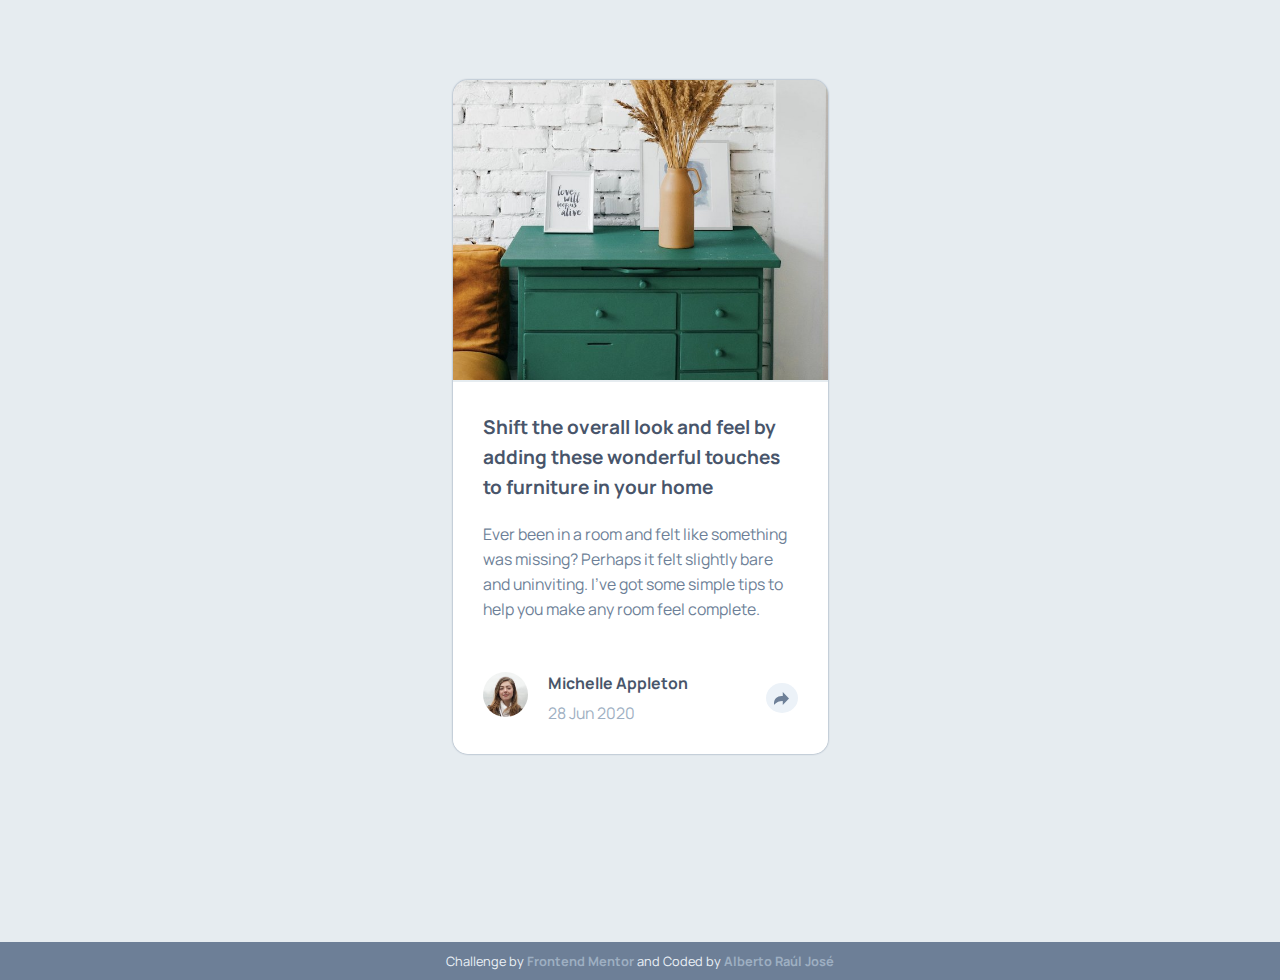
<file: article-preview-component/index.html>
<!DOCTYPE html>
<html lang="en">
<head>
  <meta charset="UTF-8">
  <meta name="viewport" content="width=device-width, initial-scale=1.0">

  <link rel="icon" type="image/png" sizes="32x32" href="./images/favicon-32x32.png">
  <link rel="stylesheet" href="style.css">

  <title>Frontend Mentor | Article preview component</title>

</head>
<body>
  <div id="container">
    
    <div id="drawers">
      <img src="images/drawers.jpg" alt="Drawers">
    </div>

    <main id="main-content">
      <h1>
        Shift the overall look and feel by adding these wonderful
        touches to furniture in your home
      </h1>

      <p>
        Ever been in a room and felt like something was missing? Perhaps
        it felt slightly bare and uninviting. I’ve got some simple tips
        to help you make any room feel complete.
      </p>
      
      <div class="card card-desktop">
        
        <div class="card-avatar">
          <img src="images/avatar-michelle.jpg" alt="Michelle Appleton">
          <div>
            <span class="card-avatar-name">Michelle Appleton</span>
            <span class="card-avatar-date">28 Jun 2020</span>
          </div>
        </div>

        <div class="card-share">
          <a href="#" class="card-share-toggler" id="card-share-toggler-desktop" onclick="toggle('share-menu-desktop', 'card-share-toggler-desktop')"></a>
          <div class="card-share-menu" id="share-menu-desktop">
            <strong class="card-share-text">Share</strong>
            <a href="#" class="card-share-facebook"></a>
            <a href="#" class="card-share-twitter"></a>
            <a href="#" class="card-share-pinterest"></a>
          </div>
        </div>

      </div>

      <div class="card card-mobile">
        
        <div class="card-avatar" id="card-avatar-mobile">
          <img src="images/avatar-michelle.jpg" alt="Michelle Appleton">
          <div>
            <span class="card-avatar-name">Michelle Appleton</span>
            <span class="card-avatar-date">28 Jun 2020</span>
          </div>
        </div>

        <div class="card-share">
          <a href="#" class="card-share-toggler" onclick="show('card-share-menu-mobile'); hide('card-avatar-mobile')"></a>
          <div class="card-share-menu" id="card-share-menu-mobile">
            <div>
              <strong class="card-share-text">Share</strong>
              <a href="#" class="card-share-facebook"></a>
              <a href="#" class="card-share-twitter"></a>
              <a href="#" class="card-share-pinterest"></a>
            </div>
            <a href="#" class="card-share-toggler-2" onclick="show('card-avatar-mobile'); hide('card-share-menu-mobile')"></a>
          </div>
        </div>

      </div>

    </main>
  </div>
  
  <footer id="main-footer">
    <p>Challenge by <a href="https://www.frontendmentor.io?ref=challenge" target="_blank" title="Ir para o desafio">Frontend Mentor</a> and Coded by <a href="https://github.com/albertorauljose" target="_blank" title="Ir para o meu GitHub">Alberto Raúl José</a></p>
  </footer>

  <script>
    function hide(id) {
      document.getElementById(id).style.display = 'none';
    }

    function show(id) {
      document.getElementById(id).style.display = 'flex';
    }

    function toggle(id, toggler) {
      var style = document.getElementById(id).style;
      var newDisplay = style.display === 'block' ? 'none' : 'block';
      var newBackgroundColor = style.display === 'block' ? '#ecf2f8' : '#9eafc2';
      
      style.display = newDisplay;
      document.getElementById(toggler).style.backgroundColor = newBackgroundColor;
    }
  </script>
</body>
</html>
</file>
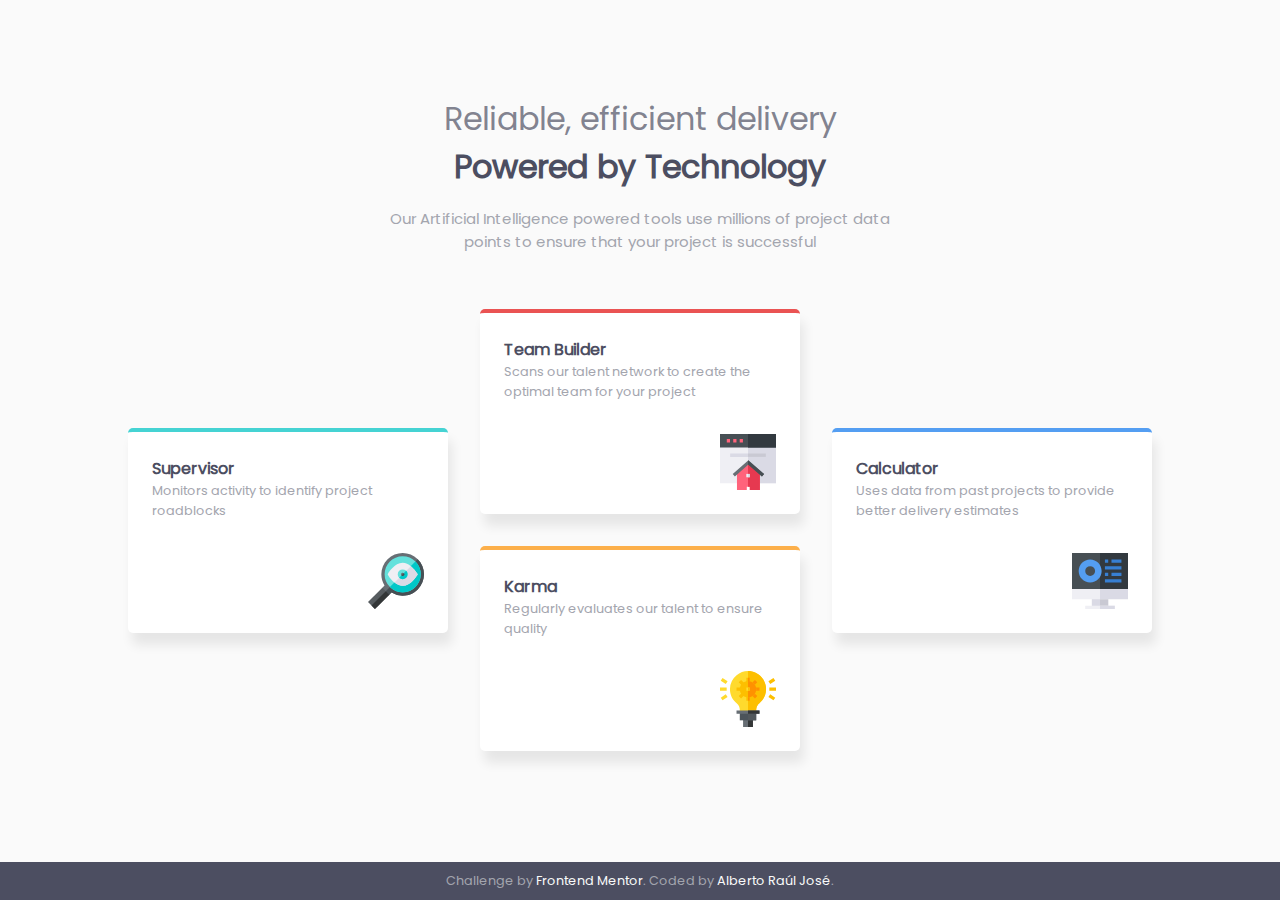
<file: four-card-feature-section/index.html>
<!DOCTYPE html>
<html lang="en">
<head>
  <meta charset="UTF-8">
  <meta name="viewport" content="width=device-width, initial-scale=1.0">

  <link rel="icon" type="image/png" sizes="32x32" href="./images/favicon-32x32.png">

  <link rel="stylesheet" href="style.css">
  
  <title>Frontend Mentor | Four card feature section</title>

</head>
<body>
  
  <div class="container">
    <main class="main">
      
      <div class="text-container">
        <h1>
          <span class="text-title-normal">Reliable, efficient delivery</span>
          <span class="text-title-bold">Powered by Technology</span>
        </h1>
        <p>
          Our Artificial Intelligence powered tools use millions of project data points
          to ensure that your project is successful
        </p>
      </div>
      
      <div class="card-container">
        
        <div class="card card-supervisor">
          <div class="card-body">
            <h2>Supervisor</h2>
            <p>Monitors activity to identify project roadblocks</p>
          </div>
          <div class="card-footer"></div>
        </div>
        
        <div class="double-card-container">
          <div class="card card-team-builder">
            <div class="card-body">
              <h2>Team Builder</h2>
              <p>Scans our talent network to create the optimal team for your project</p>
            </div>
            <div class="card-footer"></div>
          </div>
          
          <div class="card card-karma">
            <div class="card-body">
              <h2>Karma</h2>
              <p>Regularly evaluates our talent to ensure quality</p>
            </div>
            <div class="card-footer"></div>
          </div>
        </div>
        
        <div class="card card-carculator">
          <div class="card-body">
            <h2>Calculator</h2>
            <p>Uses data from past projects to provide better delivery estimates</p>
          </div>
          <div class="card-footer"></div>
        </div>
      </div>
    </main>
    
    <footer class="footer">
      <p>
        Challenge by <a href="https://www.frontendmentor.io?ref=challenge" target="_blank">Frontend Mentor</a>.
        Coded by <a href="https://www.github.com/albertorauljose">Alberto Raúl José</a>.
      </p>
    </footer>
  </div>
</body>
</html>
</file>
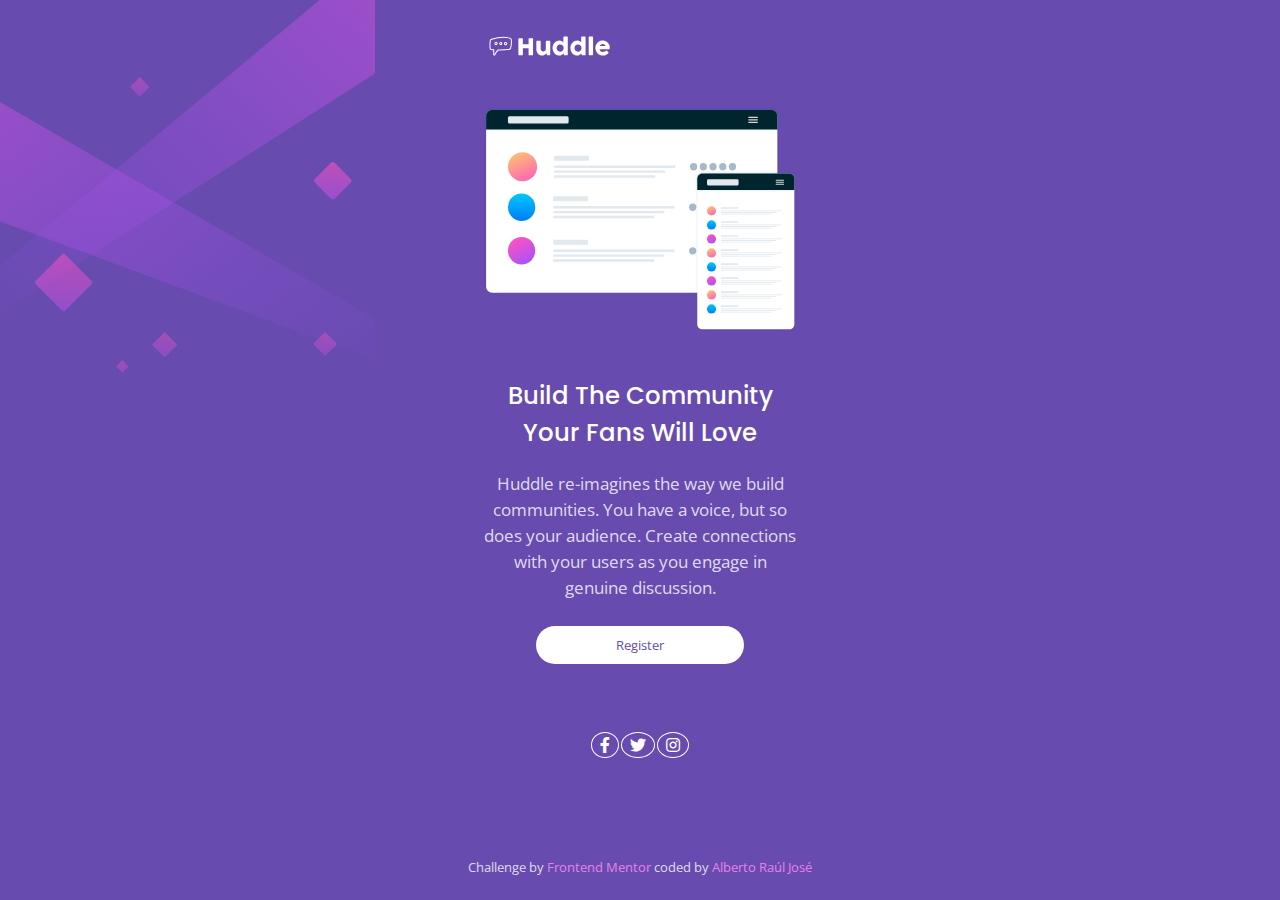
<file: huddle-landing-page-with-single-introductory-section/index.html>
<!DOCTYPE html>
<html lang="en">
  <head>
    <meta charset="UTF-8">
    <meta name="viewport" content="width=device-width, initial-scale=1.0">

    <link rel="icon" type="image/png" sizes="32x32" href="./images/favicon-32x32.png">

    <link rel="stylesheet" href="fontawesome-free-5.15.4-web/css/brands.css">

    <link rel="stylesheet" href="style.css">
    
    <title>Frontend Mentor | Huddle landing page with single introductory section</title>

  </head>
  <body>
    <div id="container">
      
      <header id="header">
        <img src="images/logo.svg" alt="Logo">
      </header>

      <main id="main">
      
        <div class="illustration-section">
            <img src="images/illustration-mockups.svg" alt="Illustration Mockups">
        </div>

        <div class="register-section">
          <h1>Build The Community Your Fans Will Love</h1>
          <p>
            Huddle re-imagines the way we build communities. You have a voice, but so does your audience.
            Create connections with your users as you engage in genuine discussion.
          </p>
          <a href="#">Register</a>
        </div>

        <div class="social-section">
          <a href="#"><i class="fab fa-facebook-f"></i>Facebook</a>
          <a href="#"><i class="fab fa-twitter"></i>Twitter</a>
          <a href="#"><i class="fab fa-instagram"></i>Instagram</a>
        </div>
      </main>
    </div>
    
    <footer id="footer">
      <p>
        Challenge by <a href="https://www.frontendmentor.io?ref=challenge" target="_blank">Frontend Mentor</a>
        coded by <a href="https://www.github.com/albertorauljose" target="_blank">Alberto Raúl José</a>
      </p>
    </footer>
  </body>
</html>
</file>
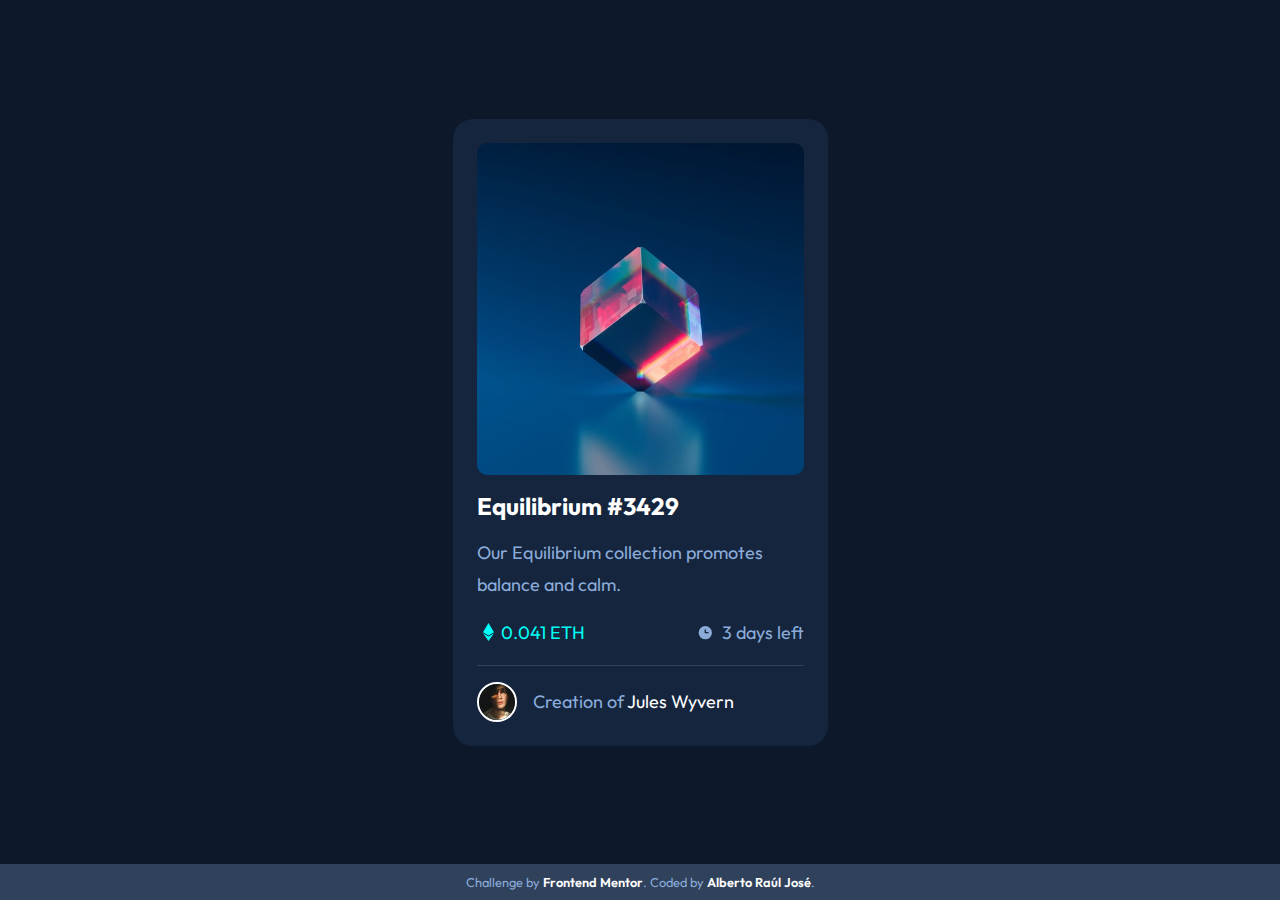
<file: nft-preview-card-component/index.html>
<!DOCTYPE html>
<html lang="en">
<head>
  <meta charset="UTF-8">
  <meta name="viewport" content="width=device-width, initial-scale=1.0">

  <link rel="icon" type="image/png" sizes="32x32" href="./images/favicon-32x32.png">

  <link rel="stylesheet" href="style.css">
  
  <title>Frontend Mentor | NFT preview card component</title>

</head>
<body>
  <div class="container">

    <main class="main">
      
      <div class="card">
        
        <div class="card-body">
          <a class="equilibrium-link" href="#"><img src="images/image-equilibrium.jpg" alt="Equilibrium image"></a>
          <h1><a href="#">Equilibrium #3429</a></h1>
          <p>Our Equilibrium collection promotes balance and calm.</p>
          <p>
            <span class="left"><i class="icon-ethereum"></i> 0.041 ETH</span>
            <span class="right"><i class="icon-clock"></i> 3 days left</span>
          </p>
        </div>

        <div class="card-footer">
          <img src="images/image-avatar.png" alt="Profile image of Jules Wyvern"> <p>Creation of <a href="#">Jules Wyvern</a></p>
        </div>

      </div>

    </main>

    <footer class="footer">
      <p>
        Challenge by <a href="https://www.frontendmentor.io?ref=challenge" target="_blank">Frontend Mentor</a>.
        Coded by <a href="https://www.github.com/albertorauljose" target="_blank">Alberto Raúl José</a>.
      </p>
    </footer>

  </div>
</body>
</html>
</file>
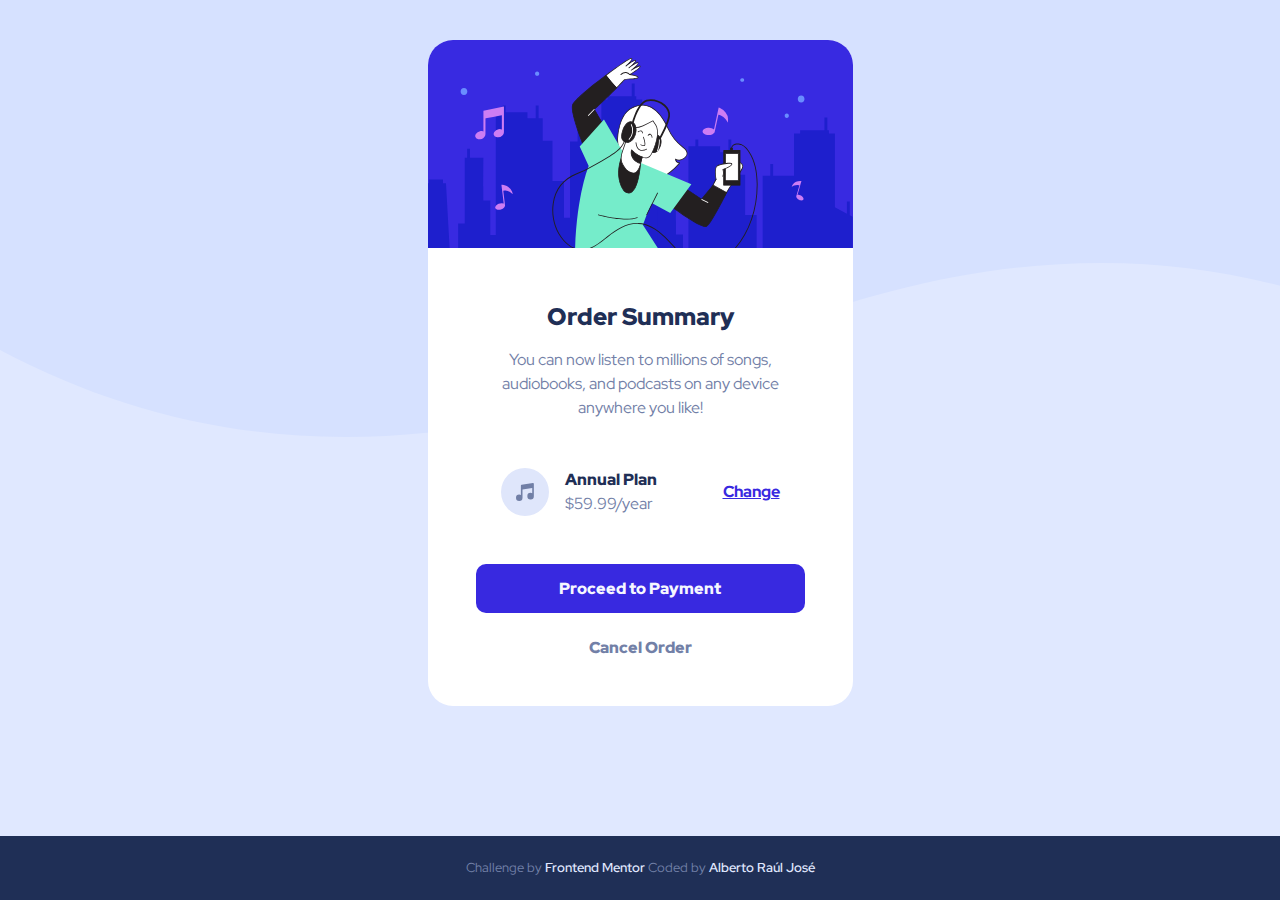
<file: order-summary-component/index.html>
<!DOCTYPE html>
<html lang="en">
<head>
  <meta charset="UTF-8">
  <meta name="viewport" content="width=device-width, initial-scale=1.0">

  <link rel="icon" type="image/png" sizes="32x32" href="./images/favicon-32x32.png">
  <link rel="stylesheet" href="style.css">
  
  <title>Frontend Mentor | Order summary card</title>
</head>
<body>
  <div class="container">

    <main class="content">
      
      <div class="card">
  
        <div class="card-header">
          <img src="images/illustration-hero.svg" alt="Illustration Hero">
        </div>

        <div class="card-body">
          <div class="card-text">
            <h1>Order Summary</h1>
            <p>
              You can now listen to millions of songs, audiobooks, and podcasts on any
              device anywhere you like!
            </p>
          </div>
          <div class="card-description">
            <div class="card-description-text">
              <img src="images/icon-music.svg" alt="Icon Music">
              <p>
                <strong>Annual Plan</strong>
                $59.99/year
              </p>
            </div>

            <a href="#">Change</a>
          </div>
        </div>

        <div class="card-footer">
          <a href="#" class="card-link-primary">Proceed to Payment</a>
          <a href="#" class="card-link-secondary">Cancel Order</a>
        </div>
      </div>

    </main>

    <footer class="footer">
      <p>
        Challenge by <a href="https://www.frontendmentor.io?ref=challenge" target="_blank">Frontend Mentor</a>
        Coded by <a href="https://www.github.com/albertorauljose" target="_blank">Alberto Raúl José</a>
      </p>
    </footer>

  </div>
</body>
</html>
</file>
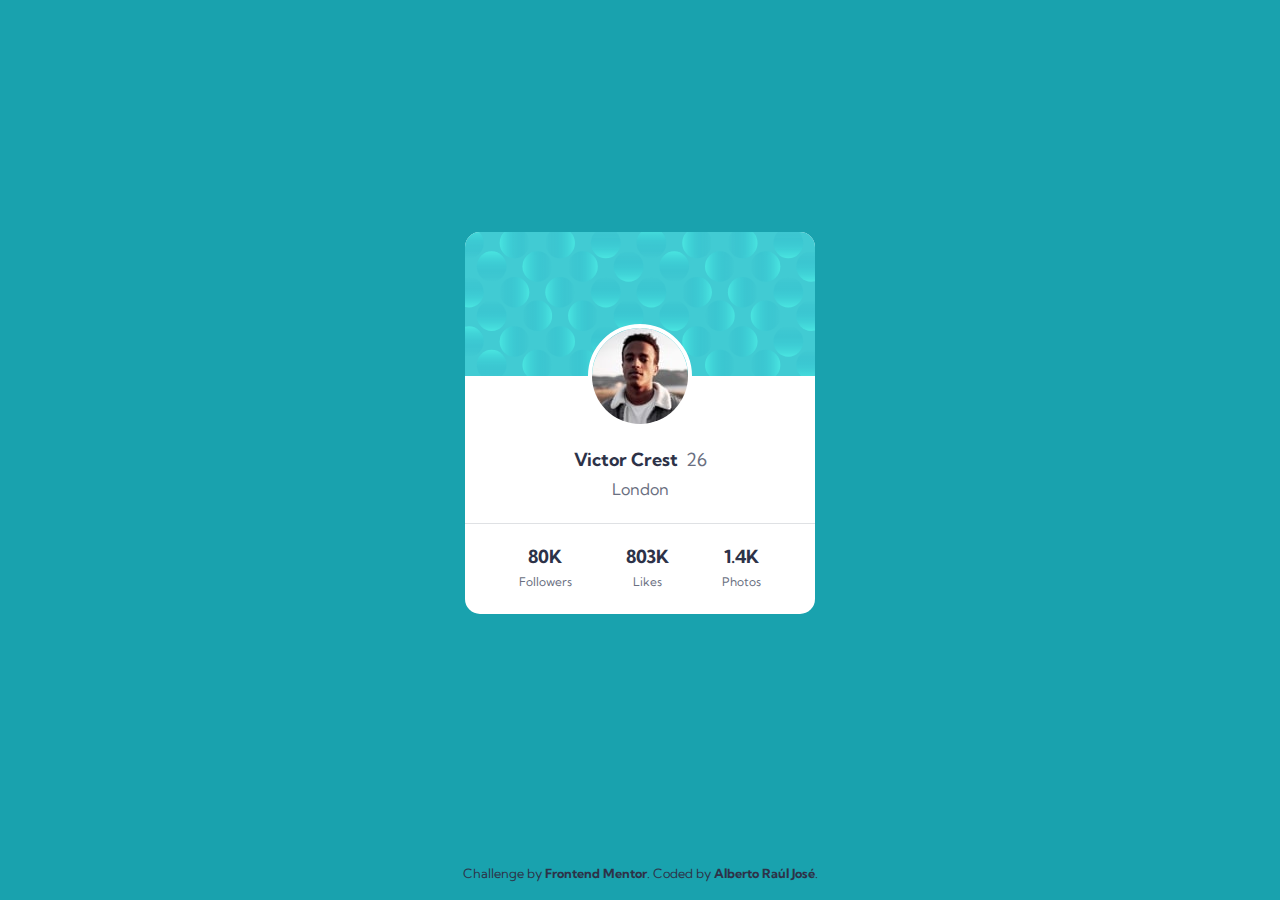
<file: profile-card-component/index.html>
<!DOCTYPE html>
<html lang="en">
<head>
  <meta charset="UTF-8">
  <meta name="viewport" content="width=device-width, initial-scale=1.0">

  <link rel="icon" type="image/png" sizes="32x32" href="./images/favicon-32x32.png">

  <link rel="stylesheet" href="style.css">
  
  <title>Frontend Mentor | Profile card component</title>

</head>
<body>
  <div class="container">
    <main class="main">
      
      <div class="card">
        
        <div class="card-header">
          <img src="images/bg-pattern-card.svg" alt="Card Pattern Background">
        </div>

        <div class="card-body">
          <img src="images/image-victor.jpg" alt="Image of Victor">
          <div>
            <h1>Victor Crest</h1>
            <span class="age">26</span>
          </div>
          <span class="stat">London</span>
        </div>

        <div class="card-footer">
          <p>
            <span class="report-value">80K</span>
            <span class="report-key">Followers</span>
          </p>

          <p>
            <span class="report-value">803K</span>
            <span class="report-key">Likes</span>
          </p>

          <p>
            <span class="report-value">1.4K</span>
            <span class="report-key">Photos</span>
          </p>

        </div>

      </div>

    </main>
    <footer class="footer">
      <p>
        Challenge by <a href="https://www.frontendmentor.io?ref=challenge" target="_blank">Frontend Mentor</a>.
        Coded by <a href="https://www.github.com/albertorauljose">Alberto Raúl José</a>.
      </p>
    </footer>
  </div>
</body>
</html>
</file>
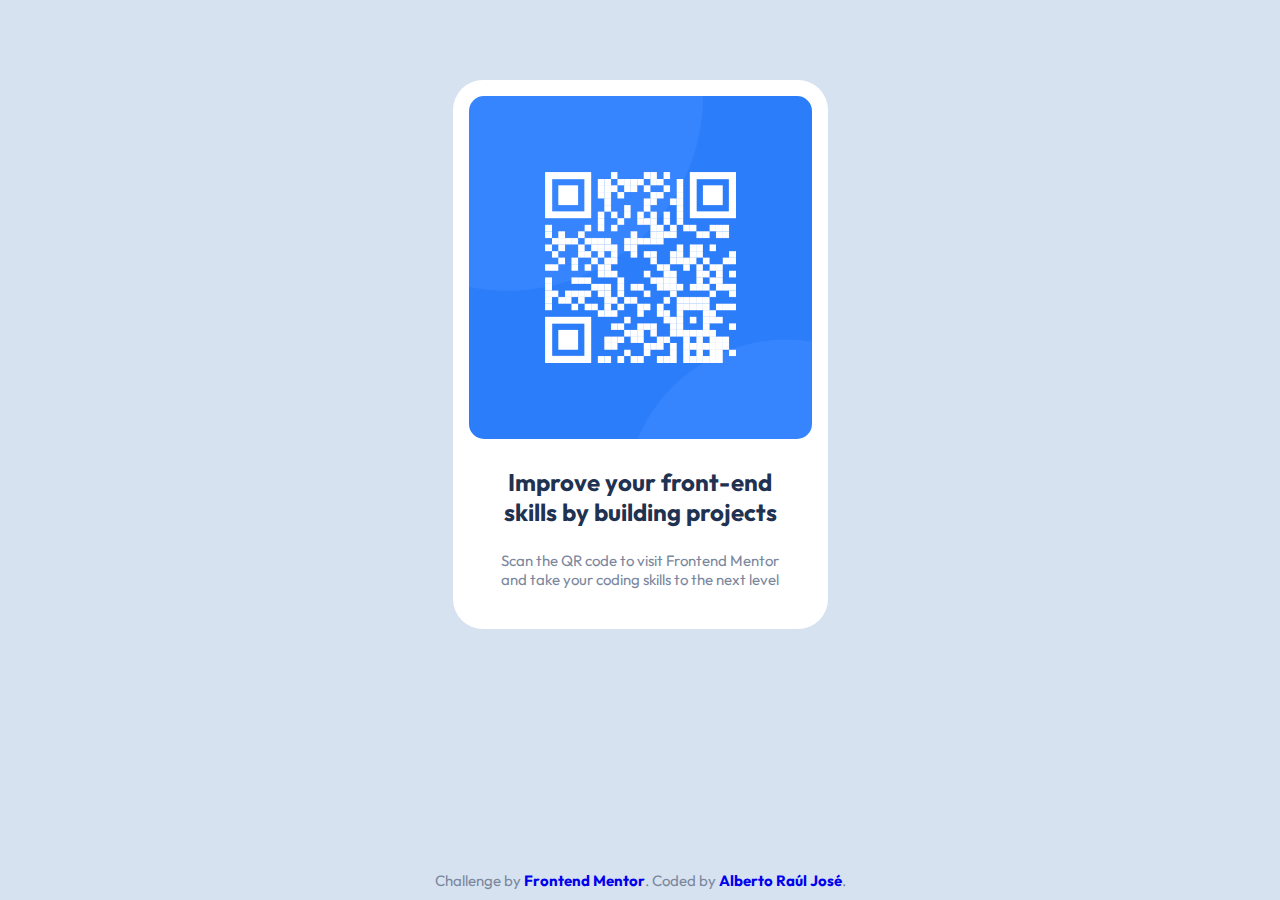
<file: qr-code-component/index.html>
<!DOCTYPE html>
<html lang="en">
<head>
  <meta charset="UTF-8">
  <meta name="viewport" content="width=device-width, initial-scale=1.0">

  <link rel="icon" type="image/png" sizes="32x32" href="./images/favicon-32x32.png">

  <link rel="stylesheet" href="style.css">
  
  <title>Frontend Mentor | QR code component</title>

</head>
<body>
  <div class="container">
    
    <main class="content">
      <div class="card">
        <div class="card-header">
          <img src="images/image-qr-code.png" alt="QR Code Image">
        </div>
        <div class="card-body">
          <h1>Improve your front-end skills by building projects</h1>
          <p>Scan the QR code to visit Frontend Mentor and take your coding skills to the next level</p>
        </div>
      </div>
    </main>
    
    <footer class="footer">
      <p>
        Challenge by <a href="https://www.frontendmentor.io?ref=challenge" target="_blank">Frontend Mentor</a>.
        Coded by <a href="https://www.github.com/albertorauljose" target="_blank">Alberto Raúl José</a>.
      </p>
    </footer>
  </div>
</body>
</html>
</file>
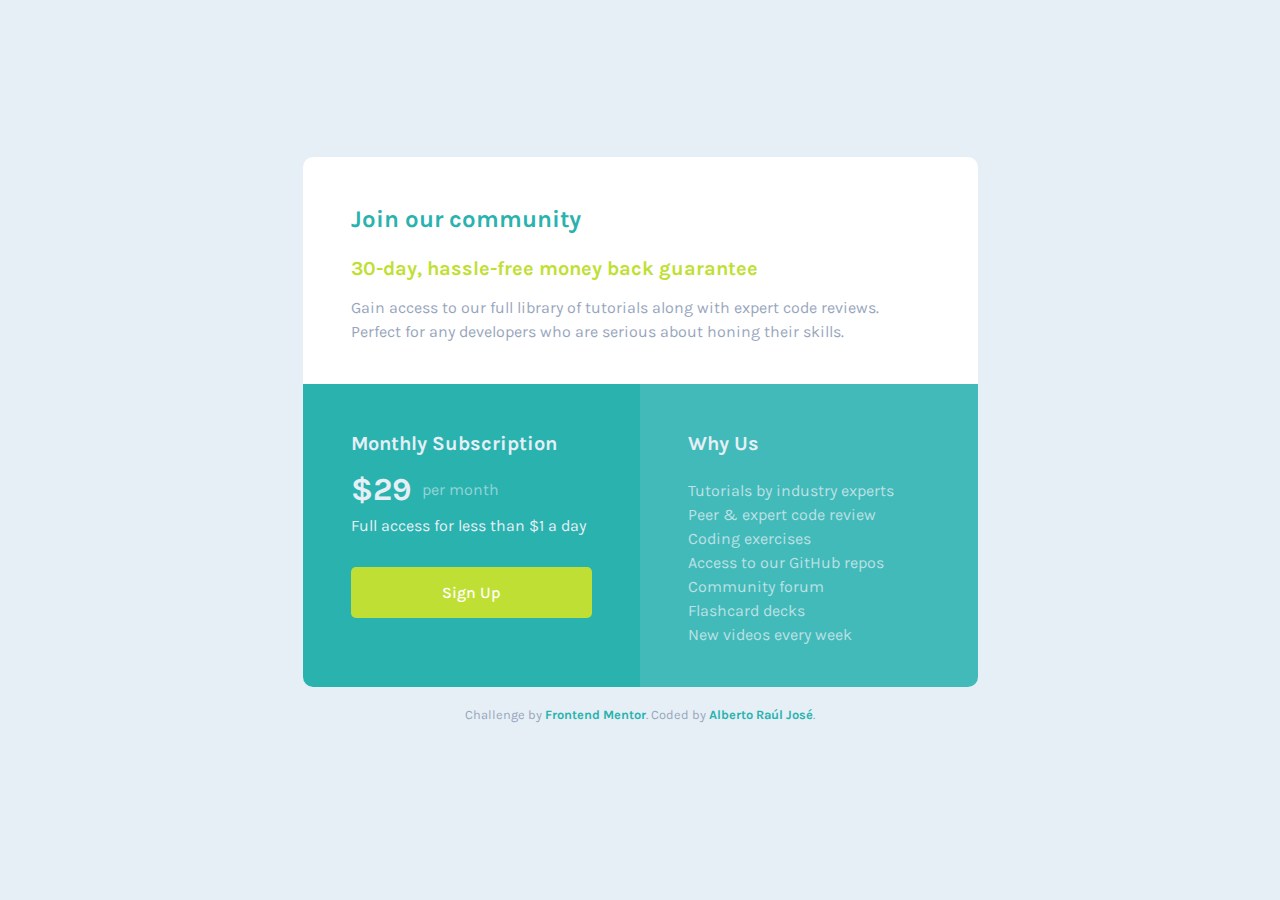
<file: single-price-grid-component/index.html>
<!DOCTYPE html>
<html lang="en">
<head>
  <meta charset="UTF-8">
  <meta name="viewport" content="width=device-width, initial-scale=1.0">

  <link rel="icon" type="image/png" sizes="32x32" href="./images/favicon-32x32.png">

  <link rel="stylesheet" href="style.css">
  
  <title>Frontend Mentor | Single Price Grid Component</title>

</head>
<body>
  <div class="container">
    <main class="main">
      
      <section class="join-our-community">
        <h1>Join our community</h1>
        <h2>30-day, hassle-free money back guarantee</h2>
        <p>
          Gain access to our full library of tutorials along with expert code reviews.
          Perfect for any developers who are serious about honing their skills.
        </p>
      </section>
      
      <section class="monthly-subscription">
        <h2>Monthly Subscription</h2>
        
        <div>
          <p><span class="value">&dollar;29</span> <span class="time">per month</span></p>
          <p>
            Full access for less than &dollar;1 a day
          </p>
        </div>

        <a href="#">Sign Up</a>
      </section>
      
      <section class="why-us">
        <h2>Why Us</h2>
        <ul>
          <li>Tutorials by industry experts</li>
          <li>Peer &amp; expert code review</li>
          <li>Coding exercises</li>
          <li>Access to our GitHub repos</li>
          <li>Community forum</li>
          <li>Flashcard decks</li>
          <li>New videos every week</li>
        </ul>
      </section>
    </main>
    
    <footer class="footer">
      <p>
        Challenge by <a href="https://www.frontendmentor.io?ref=challenge" target="_blank">Frontend Mentor</a>.
        Coded by <a href="https://www.github.com/albertorauljose" target="_blank">Alberto Raúl José</a>.
      </p>
    </footer>
  </div>
</body>
</html>
</file>
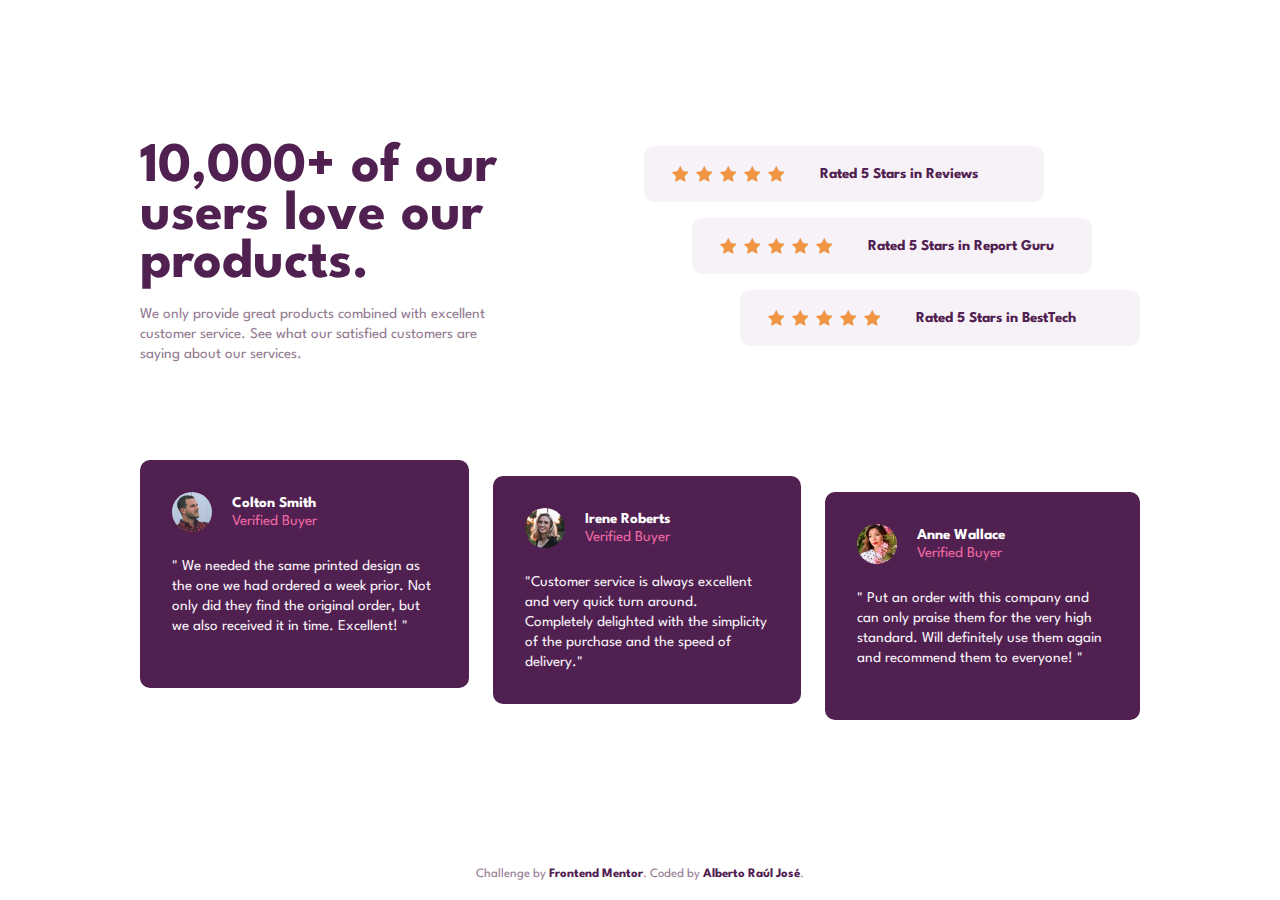
<file: social-proof-section/index.html>
<!DOCTYPE html>
<html lang="en">
  <head>
    <meta charset="UTF-8">
    <meta name="viewport" content="width=device-width, initial-scale=1.0">

    <link rel="icon" type="image/png" sizes="32x32" href="./images/favicon-32x32.png">
    <link rel="stylesheet" href="style.css">

    <title>Frontend Mentor | Social proof section</title>
  </head>
  <body>
    <div class="container">
      <main class="main">
        
        <div class="text-container">
          <h1>10,000+ of our users love our products.</h1>
          <p>
            We only provide great products combined with excellent customer service.
            See what our satisfied customers are saying about our services.
          </p>
        </div>
        
        <div class="review-container">
          <div class="review">
            <div class="review-stars">
              <span class="review-icon"></span>
              <span class="review-icon"></span>
              <span class="review-icon"></span>
              <span class="review-icon"></span>
              <span class="review-icon"></span>
            </div>
            <span class="review-text">Rated 5 Stars in Reviews</span>
          </div>

          <div class="review">
            <div class="review-stars">
              <span class="review-icon"></span>
              <span class="review-icon"></span>
              <span class="review-icon"></span>
              <span class="review-icon"></span>
              <span class="review-icon"></span>
            </div>
            <span class="review-text">Rated 5 Stars in Report Guru</span>
          </div>

          <div class="review">
            <div class="review-stars">
              <span class="review-icon"></span>
              <span class="review-icon"></span>
              <span class="review-icon"></span>
              <span class="review-icon"></span>
              <span class="review-icon"></span>
            </div>
            <span class="review-text">Rated 5 Stars in BestTech</span>
          </div>
        </div>
        
        <div class="card-container">
          <div class="card">
            <div class="card-header">
              <img class="avatar-photo" src="images/image-colton.jpg" alt="Image of Colton">
              <p>
                <span class="avatar-name">Colton Smith</span>
                <span class="avatar-description">Verified Buyer</span>
              </p>
            </div>
            <div class="card-body">
              <blockquote cite="#">
                " We needed the same printed design as the one we had ordered a week prior.
                Not only did they find the original order, but we also received it in time.
                Excellent! "
              </blockquote>
            </div>
          </div>
          
          <div class="card">
            <div class="card-header">
              <img class="avatar-photo" src="images/image-irene.jpg" alt="Image of Irene">
              <p>
                <span class="avatar-name">Irene Roberts</span>
                <span class="avatar-description">Verified Buyer</span>
              </p>
            </div>
            <div class="card-body">
              <blockquote cite="#">
                "Customer service is always excellent and very quick turn around. Completely
                delighted with the simplicity of the purchase and the speed of delivery."
              </blockquote>
            </div>
          </div>
          
          <div class="card">
            <div class="card-header">
              <img class="avatar-photo" src="images/image-anne.jpg" alt="Image of Anne">
              <p>
                <span class="avatar-name">Anne Wallace</span>
                <span class="avatar-description">Verified Buyer</span>
              </p>
            </div>
            <div class="card-body">
                <blockquote cite="#">
                  " Put an order with this company and can only praise them for the very high
                  standard. Will definitely use them again and recommend them to everyone! "
                </blockquote>
            </div>
          </div>
        </div>
      </main>

      <footer class="footer">
        <p>
          Challenge by <a href="https://www.frontendmentor.io?ref=challenge" target="_blank">Frontend Mentor</a>. Coded by <a href="https://github.com/albertorauljose">Alberto Raúl José</a>.
        </p>
      </footer>

    </div>
  </body>
</html>
</file>
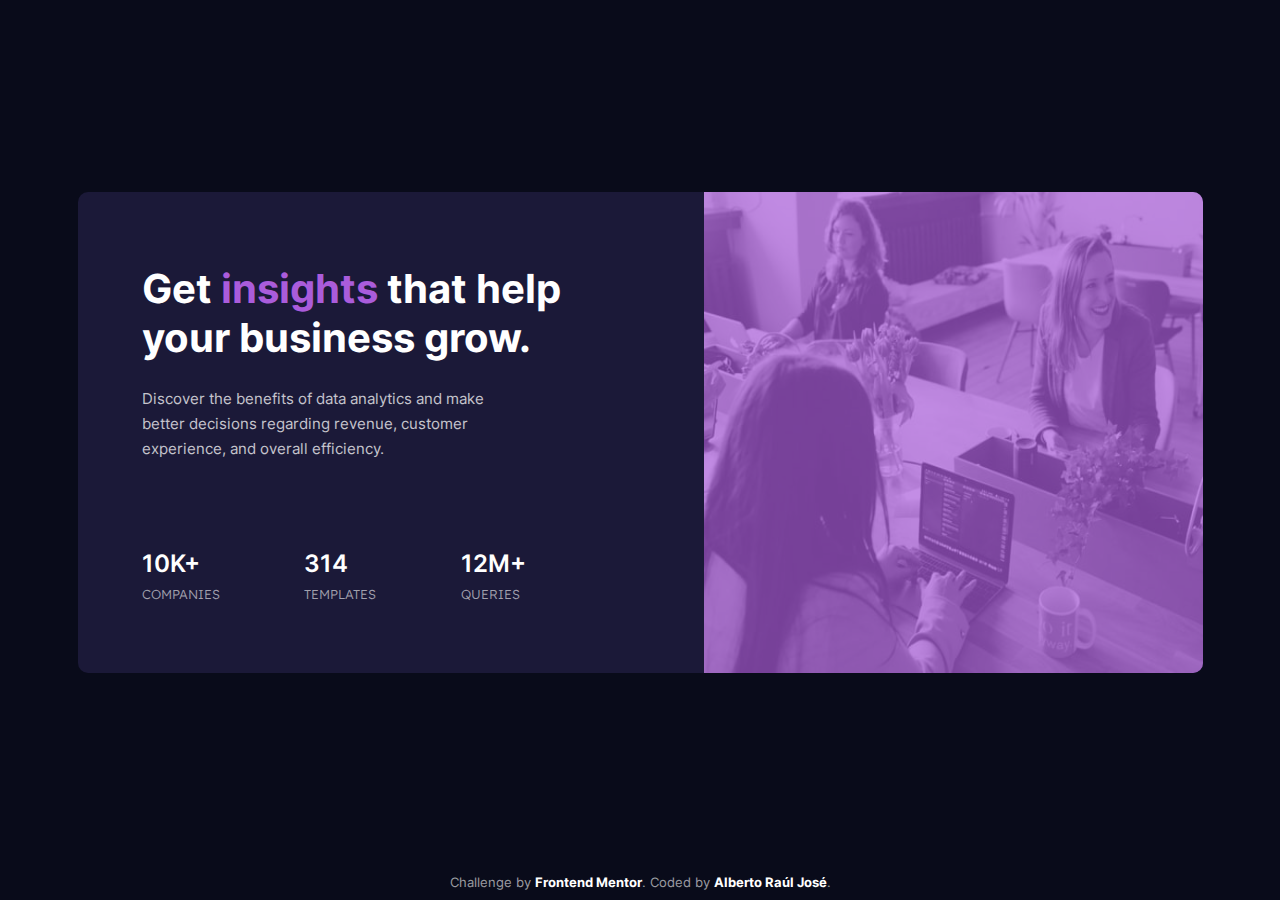
<file: stats-preview-card-component/index.html>
<!DOCTYPE html>
<html lang="en">
<head>
  <meta charset="UTF-8">
  <meta name="viewport" content="width=device-width, initial-scale=1.0">

  <link rel="icon" type="image/png" sizes="32x32" href="./images/favicon-32x32.png">
  <link rel="stylesheet" href="style.css">
  
  <title>Frontend Mentor | Stats preview card component</title>
  
</head>
<body>
  
  <div class="container">
    
    <main class="main">
      <div class="card">
        
        <div class="card-header">
          <picture>
            <source media="(max-width: 991px)" srcset="images/image-header-mobile.jpg" type="image/jpg">
            <img src="images/image-header-desktop.jpg" alt="Image Header">
          </picture>
        </div>

        <div class="card-body">
          <h1>Get <span class="key-word">insights</span> that help your business grow.</h1>
            <p>
              Discover the benefits of data analytics and make better decisions regarding revenue, customer
              experience, and overall efficiency.
            </p>
          <div class="card-report">
            <p>
              <span class="card-report-value">10k+</span> 
              <span class="card-report-key">companies</span>
            </p>
            <p>
              <span class="card-report-value">314</span> 
              <span class="card-report-key">templates</span>
            </p>
            <p>
              <span class="card-report-value">12m+</span> 
              <span class="card-report-key">queries</span>
            </p>
          </div>
        </div>
      </div>
    </main>

    <footer class="footer">
        <p>
          Challenge by <a href="https://www.frontendmentor.io?ref=challenge" target="_blank">Frontend Mentor</a>.
          Coded by <a href="https://www.github.com/albertorauljose">Alberto Raúl José</a>.
        </p>
    </footer>
  </div>
</body>
</html>
</file>
<file: article-preview-component/style.css>
@font-face {
    font-family: Manrope;
    src: url('fonts/manrope.ttf') format('truetype');
}
:root {
    --very-dark-grayish-blue: #48556a;
    --desaturated-dark-blue: #6d7f97;
    --grayish-blue: #9eafc2;
    --light-grayish-blue: #ecf2f8;

    --default-font: Manrope, Arial, Helvetica, sans-serif;
}

* {
  box-sizing: border-box;
  margin: 0;
  padding: 0;
  outline: none;  
}

html, body {
    height: 100%;
}

a {
    text-decoration: none;
}

body {
    font-family: var(--default-font);
    background-color: #e6ecf0;
    position: relative;
}

#container {
    position: relative;
    min-width: 285px;
    max-width: 375px;
    margin: auto;
    box-shadow: 0px 0px 2px var(--desaturated-dark-blue);
}

#drawers {
    width: 100%;
}

#drawers img {
    width: 100%;
    height: auto;
}

#main-content {
    width: 100%;
    padding: 30px;
    background-color: #fff;
    margin-top: -3px;
    font-size: 0.99em;
}

#main-content h1 {
    font-size: 1.2em;
    line-height: 30px;
    color: var(--very-dark-grayish-blue);
}


#main-content p {
    margin: 20px 0 50px 0;
    line-height: 25px;
    color: var(--desaturated-dark-blue);
}


.card {
    display: flex;
    justify-content: space-between;
    align-items: center;
}

.card-avatar {
    display: flex;
}

.card-avatar img {
    width: 45px;
    height: 45px;
    border-radius: 50%;
}

.card-avatar div {
    display: flex;
    flex-direction: column;
    justify-content: center;
    margin-left: 20px;
}

.card-avatar-name {
    font-weight: 700;
    color: var(--very-dark-grayish-blue);
}

.card-avatar-date {
    color: var(--grayish-blue);
    margin-top: 8px;
}


.card-share-toggler,
.card-share-toggler-2  {
    background: url('images/icon-share.svg') center center no-repeat var(--light-grayish-blue);
    padding: 4px 16px;
    border-radius: 50%;
}

#card-share-menu-mobile {
    display: none;
    justify-content: space-between;
    align-items: center;
}

.card-share-toggler-2 {
    padding: 16px;
    position: relative;
}

.card-share-toggler:hover, .card-share-toggler:focus,
.card-share-toggler-2:hover, .card-share-toggler-2:focus {
    background-color: var(--grayish-blue);
}

.card-share-menu {
    background-color: var(--very-dark-grayish-blue);
    padding: 20px 30px;
    position: absolute;
    bottom: 0;
    left: 0;
    width: 100%;
}

.card-share-text {
    color: var(--grayish-blue);
    letter-spacing: 6px;
    font-weight: 400;
    font-size: 0.8em;
    text-transform: uppercase;
    padding: 0 5px;
}

.card-share-facebook,
.card-share-twitter,
.card-share-pinterest {
    background: center center no-repeat;
    padding: 5px 19px;
    border-radius: 50%;
}

.card-share-facebook {
    background-image: url('images/icon-facebook.svg');
}

.card-share-facebook:hover {
    background-color: #3B5998;
}

.card-share-twitter {
    background-image: url('images/icon-twitter.svg');
}

.card-share-twitter:hover {
    background-color: #55ACEE;
}

.card-share-pinterest {
    background-image: url('images/icon-pinterest.svg');
}

.card-share-pinterest:hover{
    background-color: var(--desaturated-dark-blue);
}

.card-desktop {
    display: none;
}

#main-footer {
    background-color: var(--desaturated-dark-blue);
    color: var(--light-grayish-blue);
    padding: 5px;
    margin-top: 12.5%;
}

#main-footer p {
    text-align: center;
    font-size: 0.8em;
}

#main-footer a {
    color: var(--grayish-blue);
    font-weight: 700;
}

#main-footer a:hover {
    color: var(--very-dark-grayish-blue);
    text-decoration: underline;
}

/* Mobile */
@media only screen and (min-width: 425px) {
    
    #container {
       margin: 6.25% auto 0 auto;
       border-radius: 15px;
    }

    #drawers img {
        border-radius: 15px 15px 0 0;
    }

    #main-content {
        border-radius: 0 0 15px 15px;
    }

    .card-share-menu {
        border-radius: 0 0 15px 15px;
    }
}

/* Tablet */
@media only screen and (min-width: 768px) {
    #main-footer {
        padding: 10px;
        position: absolute;
        bottom: 0;
        left: 0;
        width: 100%;
    }
}

/* Desktop */
@media only screen and (min-width: 1440px) {
    
    #container {
        display: flex;
        max-width: 960px;
        margin: 12.5% auto;
    }

    #drawers {
        width: 75%;
    }

    #drawers img {
        height: 100%;
        border-radius: 15px 0 0 15px;
    }

    #main-content {
        border-radius: 0 15px 15px 0;
        margin: 0;
        font-size: 1.1em;
        padding: 50px;
    }

    #main-content h1 {
        font-size: 1.5em;
        line-height: 35px;
    }

    #main-content p {
        line-height: 32px;
    }

    .card-desktop {
        display: flex;
        position: relative;
    }

    #share-menu-desktop {
        position: absolute;
        bottom: 60px;
        left: 300px;
        border-radius: 15px;
        width: auto;
        padding: 20px 50px;
        display: none;
    }

    .card-mobile {
        display: none;
    }

    #main-footer {
        padding: 20px;
    }
}
</file>
<file: four-card-feature-section/style.css>
@font-face {
    font-family: Poppins;
    src: url('fonts/Poppins-Regular.ttf') format('truetype');
}

:root {

    /* PRIMARY COLORS */
    --red: #ea5353;
    --cyan: #45d3d3;
    --orange: #fcaf4a;
    --blue: #549ef2;

    /* NEUTRAL COLORS */
    --very-dark-blue: #4c4e61;
    --grayish-blue: #a3a5ae;
    --very-light-gray: #fafafa;

    /* TYPOGRAPHY */
    --typography: Poppins, Arial, Helvetica, sans-serif;
}

* {
    margin: 0;
    padding: 0;
    text-decoration: none;
    box-sizing: border-box;
}

html, body, .container {
    height: 100%;
}

body {
    font-family: var(--typography);
    font-size: 15px;
    background: var(--very-light-gray);
}

    .container {
        display: flex;
        flex-direction: column;
    }

        .main {
            display: flex;
            flex-direction: column;
            padding: 48px 24px;
            max-width: 375px;
            margin: auto;
        }
            .text-container {
                text-align: center;
            }
                .text-container h1 {
                    color: var(--very-dark-blue);
                    font-size: 20px;
                    display: flex;
                    flex-direction: column;
                }

                    .text-title-normal {
                        font-weight: lighter;
                        color: #4c4e61b4;
                    }

                    .text-title-bold {
                        font-weight: 600;
                    }

                .text-container p {
                    color: var(--grayish-blue);
                    margin-top: 16px;
                }
            
            .card-container {
                margin-top: 56px;
                display: flex;
                flex-direction: column;
            }
                .card {
                    display: flex;
                    flex-direction: column;
                    background: #fff;
                    padding: 24px;
                    margin-bottom: 32px;
                    box-shadow: 4px 12px 12px #00000015;
                    border-top: 4px solid;
                    border-radius: 5px;
                }
                    .card h2 {
                        font-size: 16px;
                        color: var(--very-dark-blue);
                    }

                    .card p {
                        font-size: 12.8px;
                        line-height: 20px;
                        color: var(--grayish-blue);
                    }
                    
                    .card-footer {
                        margin-top: 32px;
                        padding: 28px;
                        background-size: 56px;
                        background-repeat: no-repeat;
                        background-position: right center;
                    }

                    
                .card-supervisor {
                    border-color: var(--cyan);
                }
                    .card-supervisor .card-footer {
                        
                        background-image: url('images/icon-supervisor.svg');
                    }
                
                .card-team-builder {
                    border-color: var(--red);
                }
                    .card-team-builder .card-footer {
                        background-image: url('images/icon-team-builder.svg');
                    }
                
                .card-karma {
                    border-color: var(--orange);
                }
                    .card-karma .card-footer {
                        background-image: url('images/icon-karma.svg');
                    }

                .card-carculator {
                    border-color: var(--blue);
                }
                    .card-carculator .card-footer {
                        background-image: url('images/icon-calculator.svg');
                    }
        
        .footer {
            background: var(--very-dark-blue);
            text-align: center;
            padding: 10px;
            font-size: 12.8px;
            color: var(--grayish-blue);
        }

            .footer a {
                color: var(--very-light-gray);
                font-weight: 500;
            }

            .footer a:hover {
                text-decoration: underline;
                color: var(--blue);
            }

@media only screen and (min-width: 1024px) {
    .main {
        flex-direction: row;
        flex-wrap: wrap;
        max-width: calc(375px * 3.5);
    }

        .text-container {
            width: 100%;
            margin-top: 16px;
        }
            .text-container  h1 {
                font-size: 32px;
            }

                .text-title-normal {
                    font-weight: lighter;
                }

            .text-container p {
                max-width: 500px;
                margin: 16px auto 0 auto;
            }

        .card-container {
            width: 100%;
            flex-direction: row;
            justify-content: center;
        }

            .card {
                max-width: 320px;
                height: fit-content;
            }

            .card-supervisor, .card-carculator {
                align-self: center;
            }

            .double-card-container {
                display: flex;
                flex-direction: column;
                margin: 0 32px;
            }
}
</file>
<file: huddle-landing-page-with-single-introductory-section/style.css>
@font-face {
    font-family: Poppins;
    src: url('fonts/poppins.ttf') format('truetype');
}

@font-face {
    font-family: 'Opens Sans';
    src: url('fonts/opensans.ttf') format('truetype');
}

:root {
    --violet: #674baf;
    --soft-magenta: #e882e8;
    --secondary: #e64eab;
    --text: #ffffffce;

    --headding-font: Poppins;
    --body-font: 'Opens Sans';
}

* {
    padding: 0;
    outline: none;
    margin: 0;
    box-sizing: border-box;
}

a {
    text-decoration: none;
}

body {
    font-family: var(--body-font), Arial, Helvetica, sans-serif;
    background: url('images/bg-mobile.svg') no-repeat var(--violet);
    color: #fff;
}
#container {
    display: flex;
    flex-direction: column;
    padding: 30px;
    max-width: 375px;
    margin: auto;
}

#header {
    margin: 0px 0 20px 0;
}

#header img {
    width: 130px;
    height: auto;
}

#main {
    display: flex;
    flex-direction: column;
    align-items: center;
}

.illustration-section {
    margin: 20px 0;
}

.illustration-section img {
    max-width: 100%;
    height: auto;
}

.register-section {
    text-align: center;
    margin: 20px 0;
    font-size: 0.8em;
}

.register-section h1 {
    font-family: var(--headding-font);
    font-size: 1.9em;
    font-weight: 500;
}

.register-section p {
    margin: 20px 0 35px 0;
    font-size: 1.3em;
    line-height: 26px;
    color: var(--text);
}

.register-section a {
    background-color: #fff;
    color: var(--violet);
    padding: 10px 80px;
    border-radius: 20px;
}

.register-section a:hover {
    background-color: var(--soft-magenta);
    color: #fff;
}

.social-section {
    margin: 60px 0;
}
.social-section a {
    font-size: 0;
}

.social-section a i {
    color: #fff;
    outline: 1px solid #fff;
    border-radius: 50%;
    padding: 4px 8px;
    font-size: 16px;
}

.social-section i:hover {
    color: var(--secondary);
    outline-color: var(--secondary);
}


#footer {
    font-size: 0.8em;
    padding: 10px;
}

#footer p {
    text-align: center;
    color: var(--text);
    line-height: 22px;
}

#footer a {
    color: var(--soft-magenta);
}

#footer a:hover {
    color: var(--secondary);
    text-decoration: underline;
}

@media only screen and (min-width: 1440px){
    html, body, #container {
        height: 100%;
    }

    body {
        background-image: url('images/bg-desktop.svg');
    }

    #container {
        margin: 0;
        padding: 0;
        max-width: 1340px;
        align-items: flex-start;
        margin: auto;
    }

    #header {
        padding-top: 50px;
        padding-bottom: 40px;
        margin-left: 20px;
    }

    #header img {
        width: 220px;
    }

    #main {
        flex-direction: row;
        align-content: center;
        justify-content: space-around;
        height: 100%;
        flex-wrap: wrap;
    }

    .illustration-section {
        margin: 0;
        padding: 0;
    }

    .register-section {
        margin: 0;
        padding: 50px 0 0 0;
        width: 38%;
        text-align: left;
        align-self: stretch;
    }

    .register-section h1 {
        font-size: 3em;
    }

    .register-section a {
      padding: 14px 60px;
      border-radius: 25px;
      font-size: 1.4em;
    }

    .social-section {
        width: 100%;
        text-align: right;
        padding-right: 50px;
        margin-bottom: 50px;
    }

    .social-section a {
        padding: 8px 14px;
    }
    
    #footer {
        position: absolute;
        bottom: 0;
        left: 0;
        width: 100%;
        padding: 5px 0;
    }
}
</file>
<file: nft-preview-card-component/style.css>
@font-face {
    font-family: Outfit;
    src: url('fonts/Outfit.ttf') format('truetype');
}

:root {

    /* Primary Colors */
    --soft-blue: #8bacda;
    --cyan: #00fff7;

    /* Neutral Colors */
    --main-bg: #0d192b;
    --card-bg: #14253d;
    --line: #2f415b;

    /* Typography */
    --typografy: Outfit, Arial, Helvetica, Verdana, sans-serif;
}

/* CSS RESET */
* {
    margin: 0;
    padding: 0;
    box-sizing: border-box;
    outline: none;
}

html, body, .container {
    height: 100%;
}

body {
    font-family: var(--typografy);
    font-size: 18px;
    background: var(--main-bg);
}

a {
    text-decoration: none;
}


.container {
    display: flex;
    flex-direction: column;
}

    .main {
        flex-basis: 100%;
        display: flex;
        flex-direction: column;
        justify-content: center;
        align-items: center;
    }
        .card {
            display: flex;
            flex-direction: column;
            padding: 24px;
            background: var(--card-bg);
            color: var(--soft-blue);
            max-width: 375px;
            margin: auto;
        }

            .card-body {
                display: flex;
                flex-direction: column;
            }

                .equilibrium-link {
                    width: fit-content;
                    height: fit-content;
                    border-radius: 10px;
                    
                }

                    .equilibrium-link img {
                        width: 100%;
                        height: 100%;
                        border-radius: 10px;
                    }

                    .equilibrium-link:hover {
                        background: url('images/icon-view.svg') no-repeat center center #00fff7ce;
                        
                    }

                    .equilibrium-link:hover img {
                        opacity: 0.3;
                    }
                
                .card-body h1 {
                    font-size: 24px;
                    margin: 16px 0;
                }

                    .card-body h1 a {
                        color: #fff;
                    }    

                    .card-body h1 a:hover {
                        color: var(--cyan);
                    }

                .card-body p {
                    line-height: 32px;
                }

                .card-body p:last-child {
                    display: flex;
                    justify-content: space-between;
                    margin: 16px 0;
                }
                    .left {
                        color: var(--cyan);
                    }

                        .icon-ethereum {
                            background: url('images/icon-ethereum.svg') no-repeat center center;
                            padding: 12px;

                        }

                        .icon-clock {
                            background: url('images/icon-clock.svg') no-repeat center center;
                            padding: 16px;
                        }

            .card-footer {
                display: flex;
                align-items: center;
                border-top: 1px solid var(--line);
                padding-top: 16px;
            }
                .card-footer img {
                    width: 40px;
                    height: 40px;
                    border: 2px solid #fff;
                    border-radius: 50%;
                    margin-right: 16px;
                }

                .card-footer a {
                    color: #fff;
                }

                .card-footer a:hover {
                    color: var(--cyan);
                }
                



    .footer {
        padding: 10px;
        text-align: center;
        font-size: 12.8px;
        background: var(--line);
        color: var(--soft-blue);
    }

        .footer a {
            font-weight: 600;
            color: #fff;
        }

        .footer a:hover {
            text-decoration: underline;
            color: var(--cyan);
        }

@media only screen and (min-width: 425px) {
    .card {
        border-radius: 20px;
    }
}
</file>
<file: order-summary-component/style.css>
@font-face {
    font-family: 'Red Hat Display';
    src: url('fonts/RedHatDisplay.ttf') format('truetype');
}

:root {
    --pale-blue: #e0e8ff;
    --bright-blue: #3829e0;
    --very-pale-blue: #f5f7ff;
    --desaturated-blue: #7280a7;
    --dark-blue: #1f2f56;
    --secondary: #3829e0ad;

    --default-font: 'Red Hat Display' , Verdana, Arial, sans-serif;
}

/* CSS RESET */
* {
    padding: 0;
    margin: 0;
    box-sizing: border-box;
}

html, body, .container {
    height: 100%;
}

body {
    font-family: var(--default-font);
    font-size: 16px;
    background: url('images/pattern-background-mobile.svg') repeat-x var(--pale-blue);
}

a {
    text-decoration: none;
}

/*   */

.container {
    display: flex;
    flex-direction: column;
}
    .content {
        flex-basis: 100%;
    }

        .card {
            background: #fff;
            display: flex;
            flex-direction: column;
            max-width: 425px;
            margin: auto;
        }

            

                .card-header img {
                    width: 100%;
                    height: auto;
                }

            .card-body {
                padding: 0 32px;
                color: var(--desaturated-blue);
                display: flex;
                flex-direction: column;
                justify-content: center;
            }

                .card-text {
                    margin-top: 48px;
                    text-align: center;
                }

                    .card-text h1 {
                        font-size: 24px;
                        font-weight: 900;
                        color: var(--dark-blue);
                    }

                    .card-text p {
                        margin-top: 16px;
                        line-height: 24px;
                    }

                .card-description {
                    display: flex;
                    flex-wrap: wrap;
                    justify-content: space-around;
                    align-items: center;
                    margin-top: 48px;
                }
                    .card-description-text {
                        display: flex;
                        align-items: center;
                    }
                        .card-description-text img {
                            margin-right: 16px;
                        }
                        .card-description-text p {
                            display: flex;
                            flex-direction: column;
                            line-height: 24px;
                            width: 100%;
                        }

                        .card-description-text strong{
                            font-weight: 900;
                            color: var(--dark-blue);
                        }

                    .card-description a {
                        font-weight: 700;
                        color: var(--bright-blue);
                        text-decoration: underline;
                        
                    }

                    .card-description a:hover {
                        color: var(--secondary);
                        text-decoration: none;
                        border: none;
                    }
                
                .card-footer {
                    margin-top: 48px;
                    padding: 0 48px;
                    display: flex;
                    flex-direction: column;
                    padding-bottom: 48px;
                }
                    .card-link-primary, 
                    .card-link-secondary {
                        font-weight: 900;
                        text-align: center;   
                    }

                    .card-link-primary {
                        background: var(--bright-blue);
                        color: var(--very-pale-blue);
                        padding: 14px;
                        border-radius: 10px;
                        margin-bottom: 24px;
                    }

                    .card-link-primary:hover {
                        background: var(--secondary);
                        color: var(--pale-blue);
                    }

                    .card-link-secondary {
                        color: var(--desaturated-blue);
                        width: fit-content;
                        margin: auto;
                    }

                    .card-link-secondary:hover {
                        color: var(--dark-blue);
                    }
                    
    .footer {
        background: var(--dark-blue);
        color: var(--desaturated-blue);
        padding: 10px;
        font-size: 12.8px;
    }

        .footer p {
            text-align: center;
            line-height: 24px;
        }

            .footer a {
                color: var(--pale-blue);
                font-weight: 500;
            }

            .footer a:hover {
                text-decoration: underline;
                color: var(--very-pale-blue);
            }

@media only screen and (max-width: 200px) {
    .card-description-text {
        flex-direction: column;
    }

        .card-description-text img {
            margin-bottom: 8px;
        }
}

@media only screen and (max-width: 278px) {
    .card-description {
        align-content: center;
        justify-content: center;
    }

        .card-description a {
            margin-top: 8px;
        }
}

@media only screen and (min-width: 425px) {
    .card {
        margin: 3.125% auto;
        border-radius: 25px;
    }
        .card-header img {
            border-radius: 25px 25px 0 0;
        }

}

@media only screen and (min-width: 768px) {
    body {
        background-image: url('images/pattern-background-desktop.svg');
    }

        .card-body {
            padding: 0 40px;
        }

        .footer {
            padding: 20px 0;
        }
}
</file>
<file: profile-card-component/style.css>
@font-face {
    font-family: 'Kumbh Sans';
    src: url('fonts/KumbhSans.ttf') format('truetype');
}

:root {

    /* Primary Colors */
    --dark-cyan: #19a2ae;
    --very-dark-desaturated-blue: #2d3248;
    --dark-grayish-blue: #6a6f81;

    /* Neutral Colors*/
    --dark-gray: #969696;

    /* typography */
    --typography: 'Kumbh Sans', Arial, Helvetica, Verdana, sans-serif ;
}

* {
    margin: 0;
    padding: 0;
    outline: none;
    box-sizing: border-box;
    text-decoration: none;
}

html, body, .container {
    height: 100%;
}

body {
    font-family: var(--typography);
    color: var(--dark-grayish-blue);
    background: var(--dark-cyan);
}

    .container {
        display: flex;
        flex-direction: column;
    }

        .main {
            flex-basis: 100%;
            display: flex;
            flex-direction: column;
            align-items: center;
        }

            .card {
                max-width: 375px;
                background: #fff;
                display: flex;
                flex-direction: column;
            }
                .card-header img{
                    width: 100%;
                    height: 100%;
                }

                .card-body {
                    display: flex;
                    flex-direction: column;
                    align-items: center;
                }
                    .card-body img {
                        width: 104px;
                        height: 104px;
                        border: 4px solid #fff;
                        border-radius: 50%;
                        margin-top: -17%;
                    }

                    .card-body div {
                        margin-top: 20px;
                        margin-bottom: 8px;
                        display: flex;
                        align-items: center;
                    }

                        .card-body h1 {
                            font-size: 18px;
                            color: var(--very-dark-desaturated-blue);
                            margin-right: 8px;
                        }
                        
                        .age {
                            font-size: 18px;
                        }

                .card-footer {
                    border-top: 1px solid #6a6f8136;
                    padding: 20px 0;
                    margin-top: 24px;
                    display: flex;
                    justify-content: space-evenly;
                }
                
                    .card-footer p {
                        display: flex;
                        flex-direction: column;
                        text-align: center;
                        line-height: 25px;
                    }

                        .report-value {
                            font-weight: 700;
                            font-size: 18px;
                            color: var(--very-dark-desaturated-blue);
                        }

                        .report-key {
                            font-size: 12px;
                        }


        .footer {
            padding: 16px;
            font-size: 12.8px;
            text-align: center;
            line-height: 22px;
            color: var(--very-dark-desaturated-blue);
        }

            .footer a {
                font-weight: 700;
                color: var(--very-dark-desaturated-blue);
            }

            .footer a:hover {
                text-decoration: underline;
            }

@media (min-width: 375px) {
    .main {
        justify-content: center;
    }
        .card {
            border-radius: 15px;
        }
            .card-header img {
                border-radius: 15px 15px 0 0;
            }

            .card-body img {
                margin-top: -15%;
            }
}
</file>
<file: qr-code-component/style.css>
@font-face {
    font-family: Outfit;
    src: url('fonts/Outfit.ttf') format('truetype');
}

:root {

    /* Color Pallete */
    --white: #ffffff;
    --light-gray: #d6e2f0;
    --grayish-blue: #7b879d;
    --dark-blue: #1f3251;

    /* Typography */
    --default-font: Outfit, Helvetica, Arial, sans-serif;
}

* {
    padding: 0;
    margin: 0;
    outline: none;
    box-sizing: border-box;
}

html, body, .container {
    height: 100%;
}

body {
    font-family: var(--default-font);
    font-size: 15px;
    background: var(--light-gray);
}

a {
    text-decoration: none;
}

.container {
    display: flex;
    flex-direction: column;
}

    .content {
        flex-basis: 100%;
    }

        .card {
            max-width: 375px;
            display: flex;
            flex-direction: column;
            background: var(--white);
            padding: 16px;
            margin: auto;
        }

            .card-header img {
                width: 100%;
                height: auto;
                border-radius: 15px;
            }

            .card-body {
                padding: 24px 32px;
                text-align: center;
            }
                .card-body h1 {
                    color: var(--dark-blue);
                    font-weight: 700;
                    font-size: 24px;
                }

                .card-body p {
                    color: var(--grayish-blue);
                    margin-top: 24px;
                }


    .footer {
        text-align: center;
        padding: 10px;
        color: var(--grayish-blue);
    }

        .footer a {
            font-weight: 700;
        }

        .footer a:hover {
            text-decoration: underline;
            color: var(--dark-blue);
        }

@media only screen and (min-width: 425px) {
    .card {
        border-radius: 30px;
        margin: 3.25% auto;
    }
}

@media only screen and (min-width: 992px) {
    .card {
        margin: 6.25% auto;
    }
}
</file>
<file: single-price-grid-component/style.css>
@font-face {
    font-family: Karla;
    src: url('fonts/Karla.ttf') format('truetype');
}

:root {

    /* Primary Colors */
    --cyan: #2ab2af;
    --bright-yellow: #c0df34;

    /* Neutral Colors */
    --light-gray: #e5eff5;
    --grayish-blue: #98a6bd;

    /* Typografy */
    --default-font: Karla, Arial, Helvetica, sans-serif;
}

* {
    padding: 0;
    margin: 0;
    box-sizing: border-box;
    outline: none;
    text-decoration: none;
}

html, body, .container {
    height: 100%;
}

body {
    font-family: var(--default-font);
    font-size: 16px;
    background: var(--light-gray);
}


    .container {
        display: flex;
        flex-direction: column;
        align-items: center;
    }

        .main {
            background: #fff;
            display: flex;
            flex-direction: column;
            max-width: 375px;
        }
            .main section {
                padding: 24px;
                color: var(--light-gray);
            }

            .main h1 {
                color: var(--cyan);
                font-size: 24px;
            }

            .main h2 {
                font-size: 20px;
                color: var(--light-gray);
            }

                .join-our-community h2 {
                    margin: 24px 0;
                    color: var(--bright-yellow);
                }

                .join-our-community p {
                    margin: 24px 0;
                    line-height: 24px;
                    color: var(--grayish-blue);
                }

                
            .monthly-subscription {
                background: var(--cyan);
            }
                .monthly-subscription p:first-child {
                    display: flex;
                    align-items: center;
                    margin-top: 16px;
                }
                
                    .value {
                        font-size: 32px;
                        font-weight: 700;
                        margin-right: 10px;
                    }

                    .time {
                        color: #e5eff591;
                    }
                .monthly-subscription p:last-child {
                    margin-top: 8px;
                }

                .monthly-subscription a {
                    background: var(--bright-yellow);
                    color: #fff;
                    display: inline-block;
                    width: 100%;
                    border-radius: 5px;
                    text-align: center;
                    padding: 12px 0;
                    font-weight: 500;
                    margin-top: 32px;
                }

                .monthly-subscription a:hover {
                    background: #b2cf31;
                }

            .why-us {
                background: #2ab2b0e3;
            }

                .why-us ul {
                    margin-top: 24px;
                    list-style: none;
                    line-height: 24px;
                    color: #e5eff5c0;
                }

        .footer {
            font-size: 12.8px;
            text-align: center;
            padding: 16px 0;
            line-height: 24px;
            color: var(--grayish-blue);
        }

            .footer a {
                color: var(--cyan);
                font-weight: 700;
            }

            .footer a:hover {
                color: #2ab2af;
                text-decoration: underline;
            }

@media only screen and (min-width: 393px) {
    .why-us {
        border-radius: 0 0 10px 10px;
    }
}

@media only screen and (min-width: 992px) {
    .container {
        justify-content: center;
    }
        .main {
            max-width: calc(375px * 1.8);
            flex-flow: row wrap;
            border-radius: 10px;
        }
            .main section {
                padding: 48px 48px 16px 48px;
            }


            .join-our-community {
                width: 100%;
                
            }
                .join-our-community p {
                    margin-top: -8px;
                    line-height: 24px;
                }

            .monthly-subscription {
                width: 50%;
                border-radius: 0 0 0 10px;
            }
                .monthly-subscription a {
                    padding: 16px 0;
                }

            .why-us {
                width: 50%;
                border-radius: 0 0 10px 0;
            }
                .why-us ul {
                    margin-bottom: 24px;
                }

}
</file>
<file: social-proof-section/style.css>
@font-face {
    font-family: LeagueSpartan;
    src: url('fonts/LeagueSpartan.ttf') format('truetype');
}

:root {
    /* Primary Colors */
    --very-dark-magenta: #502050;
    --soft-pink: #ee68a4;

    /* Neutral Colors */
    --dark-grayish-magenta: #937b92;
    --light-grayish-magenta: #f7f2f7;
    --white: #ffffff;

    /* Typography */
    --typograhpy: LeagueSpartan, Arial, Helvetica, sans-serif;
}

* {
    box-sizing: border-box;
    margin: 0;
    padding: 0;
    text-decoration: none;
}

html, body, .container {
    height: 100%;
}

body {
    font-family: var(--typograhpy);
    font-size: 15px;
}

    .container {
        display: flex;
        flex-direction: column;
        align-items: center;
    }

        .main {
            display: flex;
            flex-direction: column;
            align-items: center;
            padding: 16px;
            max-width: 375px;
        }
            .text-container {
                text-align: center;
                margin: 16px 0;
            }

                .text-container h1{
                    color: var(--very-dark-magenta);
                    margin: 16px;
                }

                .text-container p {
                    color: var(--dark-grayish-magenta);
                    line-height: 20px;
                    margin-top: 16px;
                }
            
            .review-container {
                width: 100%;
                display: flex;
                flex-direction: column;
                margin: 16px 0;
            }
                .review {
                  
                    display: flex;
                    flex-direction: column;
                    align-items: center;
                    background: var(--light-grayish-magenta);
                    padding: 12px;
                    border-radius: 10px;
                    margin-bottom: 16px;
                }
                    .review-stars {
                        display: flex;
                    }
                        .review-icon {
                            background: url('images/icon-star.svg') no-repeat 0 0;
                            padding: 8px;
                            margin-right: 8px;
                        }

                    .review-text {
                        margin-top: 12px;
                        color: var(--very-dark-magenta);
                        font-weight: 700;
                        text-align: center;
                    }
            

            .card-container {
                display: flex;
                flex-direction: column;
            }
                .card {
                    display: flex;
                    flex-direction: column;
                    background: var(--very-dark-magenta);
                    margin-bottom: 16px;
                    padding: 32px;
                    border-radius: 10px;
                }

                    .card-header {
                        display: flex;
                        align-items: center;
                    }
                        .avatar-photo {
                            width: 40px;
                            height: 40px;
                            border-radius: 50%;
                        }

                        .card-header p {
                            display: flex;
                            flex-direction: column;
                            margin-left: 20px;
                            line-height: 18px;
                        }
                            .avatar-name {
                                font-weight: 700;
                                color: #fff;
                            }
                            .avatar-description{
                                color: var(--soft-pink);
                            }
                    .card-body {
                        margin-top: 24px;
                        line-height: 20px;
                        color: var(--light-grayish-magenta);
                    }
        .footer {
            text-align: center;
            padding: 16px;
            line-height: 20px;
            font-size: 12.8px;
            color: var(--dark-grayish-magenta);
        }
        
        .footer a {
            font-weight: 700;
            color: var(--very-dark-magenta);
        }

        .footer a:hover {
            text-decoration: underline;
            color: var(--soft-pink);
        }

@media only screen and (min-width: 1200px)  and (min-height: 660px){
    .container {
        justify-content: center;
    }

    .main {
        flex-direction: row;
        flex-wrap: wrap;
        align-content: space-evenly;
        max-width: calc(375px * 2.75);
        height: 100%;
    }
        .text-container {
            width: 40%;
            text-align: left;
        }
            .text-container h1 {
                margin: 0;
                font-size: 56px;
                line-height: 48px;
            }

            .text-container p {
                max-width: 375px;
            }

        .review-container {
            width: 40%;
            margin-left: 20%;
        }

            .review {
                flex-direction: row;
                align-items: center;
                padding: 20px 0;
            }
                .review-stars {
                    margin-left: 28px;
                }

                .review-text {
                    margin-top: 0;
                    margin-left: 28px;
                }
            .review:first-child {
                position: relative;
                left: -96px;
            }

            .review:first-child + .review {
                position: relative;
                left: -48px;
            }

        .card-container {
            width: 100%;
            flex-direction: row;
        }
            .card {
                margin-right: 24px;
                margin-bottom: 0;
            }

            .card:first-child {
               position: relative;
               top: -32px;
            }

            .card:first-child + .card {
                position: relative;
                top: -16px;
            }

            .card:last-child {
                margin-right: 0;
            }
}
</file>
<file: stats-preview-card-component/style.css>
@font-face {
    font-family: Inter;
    src: url('fonts/Inter.ttf') format('truetype');
}

@font-face {
    font-family: 'Lenxed Deca';
    src: url('fonts/LexendDeca.ttf') format('truetype');
}

:root {
    /* Primary Colors */

    --main-background: #090b1a;
    --card-background: #1b1938;
    --accent: #aa5cdb;

    /* Neutral Colors */
    --main-paragraph: hsla(0, 0%, 100%, 0.75);
    --stat-headings: hsla(0, 0%, 100%, 0.6);

    /* Inter Typography */
    --typography-inter: Inter, Helvetica, Verdana, sans-serif;

    /* Lenxed Deca Typography */
    --typography-lenxed-deca: 'Lenxed Deca', Arial, Helvetica, Verdana, sans-serif;
}

* {
    margin: 0;
    padding: 0;
}

html, body, .container {
    height: 100%;
}

body {
    font-family: var(--typography-inter);
    font-size: 15px;
    color: var(--main-paragraph);
    background: var(--main-background);
}

a {
    text-decoration: none;
}

.container {
    display: flex;
    flex-direction: column;
}

    .main {
        flex-basis: 100%;
        display: flex;
        flex-direction: column;
        align-items: center;
    }
        .card {
            max-width: 375px;
            display: flex;
            flex-direction: column;
            align-items: center;
            background: var(--card-background);
        }

        .card-header {
            background: var(--accent);
        }


            .card-header img {
                width: 100%;
                height: 100%;
                opacity: 0.3;
            }
        
        .card-body {
            display: flex;
            flex-direction: column;
            text-align: center;
            padding: 24px;
        }

            .card-body h1 {
                font-size: 28px;
                color: #fff;
            }
                .card-body h1 .key-word {
                    color: var(--accent);
                }
        
            .card-body p {
                margin: 16px 0;
                line-height: 25px;
            }

            .card-report {
                margin-top: 24px;
                text-transform: uppercase;
                display: flex;
                flex-direction: column;
            }

                .card-report p {
                    margin: 0;
                    display: flex;
                    flex-direction: column;
                    margin-bottom: 16px;
                }
                    .card-report-value {
                        font-weight: 600;
                        font-size: 20px;
                        color: #fff;
                    }

                    .card-report-key {
                        font-size: 11px;
                        font-family: var(--typography-lenxed-deca);
                        color: var(--stat-headings);
                    }


    .footer {
        padding: 10px;
        font-size: 12.8px;
        text-align: center;
        color: var(--stat-headings);
    }

        .footer a {
            color: #fff;
            font-weight: 700;
        } 

        .footer a:hover {
            color: var(--accent);
            text-decoration: underline;
        }

@media only screen and (min-width: 400px) {
    .card {
        border-radius: 10px;
    }
}

@media only screen and (min-height: 768px) {
    .main {
        justify-content: center;
    }
        .card-header{
            border-radius: 10px 10px 0 0;
        }
            .card-header img {
                border-radius: 10px 10px 0 0;
            }
}

@media only screen and (min-width: 1024px) {
    .main {
        justify-content: center;
    }
        .card {
            flex-direction: row;
            max-width: calc(375px * 3)
        }

            .card-header {
                order: 1;
                width: 50%;
                height: 100%;
                border-radius: 0 10px 10px 0;
            }
                .card-header img {
                    border-radius: 0 10px 10px 0;
                }

            .card-body {
                width: 50%;
                align-items: left;
                padding: 72px 64px 48px 64px;
                text-align: left;
            }

                .card-body h1 {
                    font-size: 40px;
                }

                .card-body p {
                    margin-top: 24px;
                    max-width: 375px;
                }

                .card-report {
                    margin-top: 48px;
                    width: 100%;
                    flex-direction: row;
                }

                .card-report p {
                    margin-right: 17%;
                    line-height: 30px;
                }

                    .card-report-value {
                        font-size: 24px;
                    }

                    .card-report-key {
                        font-size: 13px;
                        font-weight: 300;
                    }
                    
}
</file>
<file: huddle-landing-page-with-single-introductory-section/fontawesome-free-5.15.4-web/css/brands.css>
/*!
 * Font Awesome Free 5.15.4 by @fontawesome - https://fontawesome.com
 * License - https://fontawesome.com/license/free (Icons: CC BY 4.0, Fonts: SIL OFL 1.1, Code: MIT License)
 */
@font-face {
  font-family: 'Font Awesome 5 Brands';
  font-style: normal;
  font-weight: 400;
  font-display: block;
  src: url("../webfonts/fa-brands-400.eot");
  src: url("../webfonts/fa-brands-400.eot?#iefix") format("embedded-opentype"), url("../webfonts/fa-brands-400.woff2") format("woff2"), url("../webfonts/fa-brands-400.woff") format("woff"), url("../webfonts/fa-brands-400.ttf") format("truetype"), url("../webfonts/fa-brands-400.svg#fontawesome") format("svg"); }

.fab {
  font-family: 'Font Awesome 5 Brands';
  font-weight: 400;
  font-style: normal;
}

.fa-facebook-f:before {content: "\f39e"; }

.fa-twitter:before {content: "\f099"; }

.fa-instagram:before {content: "\f16d"; }
</file>
